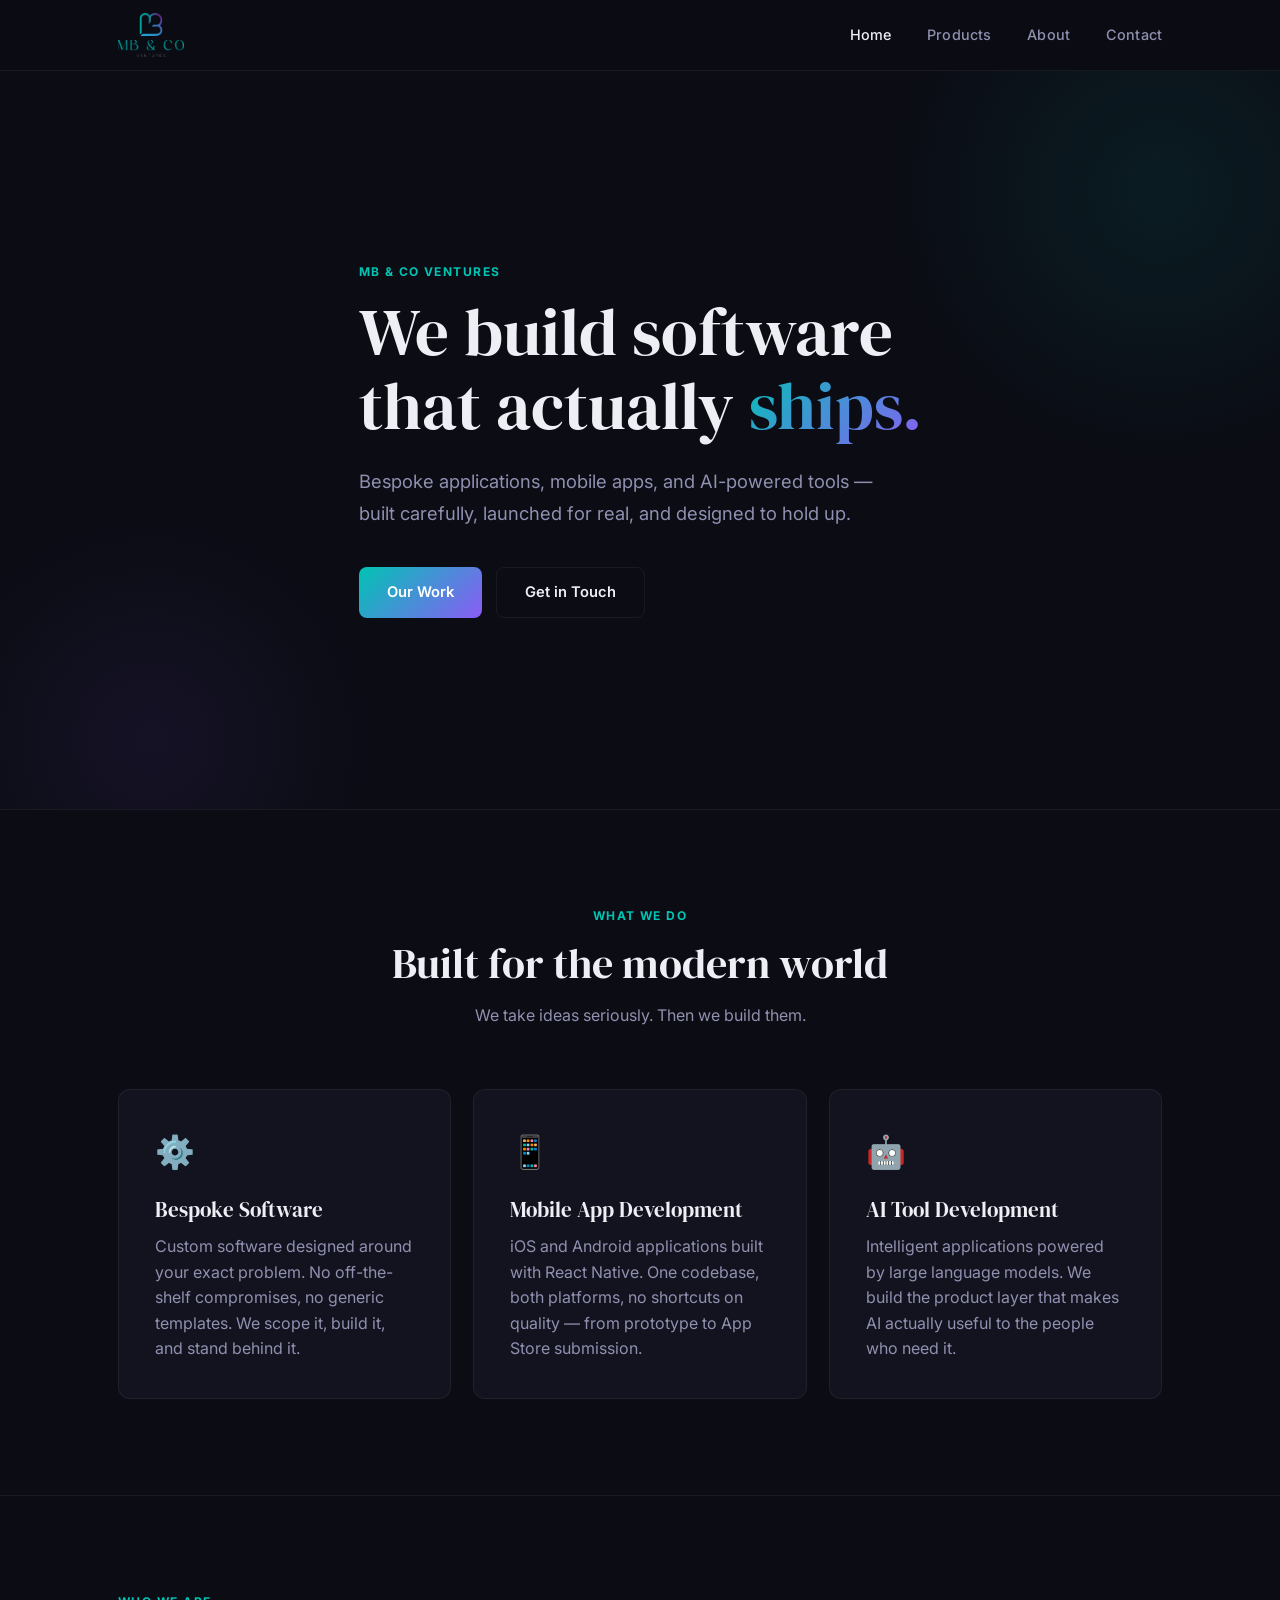
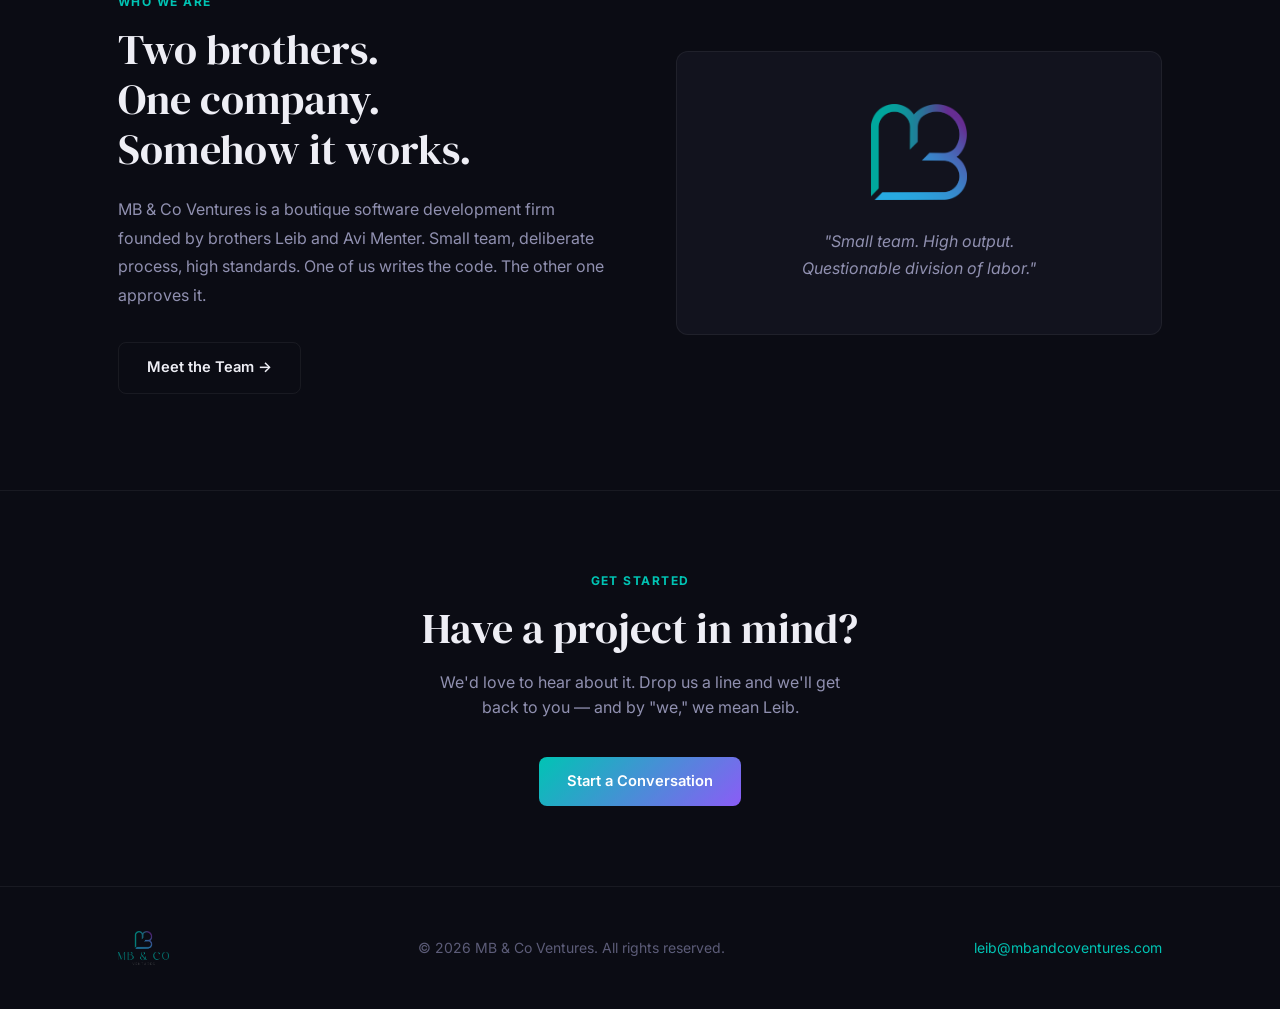
<file: index.html>
<!DOCTYPE html>
<html lang="en">
<head>
  <meta charset="UTF-8">
  <meta name="viewport" content="width=device-width, initial-scale=1.0">
  <title>MB & Co Ventures — Software & App Development</title>
  <meta name="description" content="MB & Co Ventures builds bespoke software, mobile applications, and AI-powered tools for the modern world.">
  <link rel="icon" href="assets/favicon.svg" type="image/svg+xml">
  <link rel="preconnect" href="https://fonts.googleapis.com">
  <link rel="preconnect" href="https://fonts.gstatic.com" crossorigin>
  <link href="https://fonts.googleapis.com/css2?family=DM+Serif+Display&family=Inter:wght@400;500;600;700&display=swap" rel="stylesheet">
  <link rel="stylesheet" href="styles.css">
</head>
<body>

<nav>
  <div class="nav-inner">
    <a href="index.html" class="nav-logo">
      <img src="assets/logo-full.png" alt="MB & Co Ventures">
    </a>
    <ul class="nav-links">
      <li><a href="index.html" class="active">Home</a></li>
      <li><a href="products.html">Products</a></li>
      <li><a href="about.html">About</a></li>
      <li><a href="contact.html">Contact</a></li>
    </ul>
  </div>
</nav>

<!-- Hero -->
<section class="hero">
  <div class="container">
    <div class="hero-content">
      <span class="label">MB & Co Ventures</span>
      <h1>We build software<br>that actually <span class="gradient-text">ships.</span></h1>
      <p>Bespoke applications, mobile apps, and AI-powered tools — built carefully, launched for real, and designed to hold up.</p>
      <div class="hero-ctas">
        <a href="products.html" class="btn btn-primary">Our Work</a>
        <a href="contact.html" class="btn btn-secondary">Get in Touch</a>
      </div>
    </div>
  </div>
</section>

<div class="divider"></div>

<!-- Services -->
<section>
  <div class="container">
    <div class="section-header">
      <span class="label">What We Do</span>
      <h2>Built for the modern world</h2>
      <p>We take ideas seriously. Then we build them.</p>
    </div>
    <div class="grid-3">
      <div class="card">
        <div class="card-icon">⚙️</div>
        <h3>Bespoke Software</h3>
        <p>Custom software designed around your exact problem. No off-the-shelf compromises, no generic templates. We scope it, build it, and stand behind it.</p>
      </div>
      <div class="card">
        <div class="card-icon">📱</div>
        <h3>Mobile App Development</h3>
        <p>iOS and Android applications built with React Native. One codebase, both platforms, no shortcuts on quality — from prototype to App Store submission.</p>
      </div>
      <div class="card">
        <div class="card-icon">🤖</div>
        <h3>AI Tool Development</h3>
        <p>Intelligent applications powered by large language models. We build the product layer that makes AI actually useful to the people who need it.</p>
      </div>
    </div>
  </div>
</section>

<div class="divider"></div>

<!-- About teaser -->
<section>
  <div class="container">
    <div style="display: grid; grid-template-columns: 1fr 1fr; gap: 72px; align-items: center;">
      <div>
        <span class="label">Who We Are</span>
        <h2>Two brothers.<br>One company.<br>Somehow it works.</h2>
        <p style="margin: 20px 0 32px; line-height: 1.8;">MB & Co Ventures is a boutique software development firm founded by brothers Leib and Avi Menter. Small team, deliberate process, high standards. One of us writes the code. The other one approves it.</p>
        <a href="about.html" class="btn btn-secondary">Meet the Team &rarr;</a>
      </div>
      <div class="card" style="text-align: center; padding: 52px 40px;">
        <img src="assets/logo-icon.png" alt="MB & Co" style="height: 96px; margin: 0 auto 28px; display: block;">
        <p style="font-size: 1rem; font-style: italic; color: var(--text-2); line-height: 1.7;">"Small team. High output.<br>Questionable division of labor."</p>
      </div>
    </div>
  </div>
</section>

<div class="divider"></div>

<!-- CTA -->
<section class="cta-section">
  <div class="container">
    <span class="label">Get Started</span>
    <h2>Have a project in mind?</h2>
    <p>We'd love to hear about it. Drop us a line and we'll get back to you — and by "we," we mean Leib.</p>
    <a href="contact.html" class="btn btn-primary">Start a Conversation</a>
  </div>
</section>

<footer>
  <div class="footer-inner">
    <img src="assets/logo-full.png" alt="MB & Co Ventures">
    <span class="footer-copy">&copy; 2026 MB & Co Ventures. All rights reserved.</span>
    <a href="mailto:leib@mbandcoventures.com" class="footer-email">leib@mbandcoventures.com</a>
  </div>
</footer>

</body>
</html>
</file>
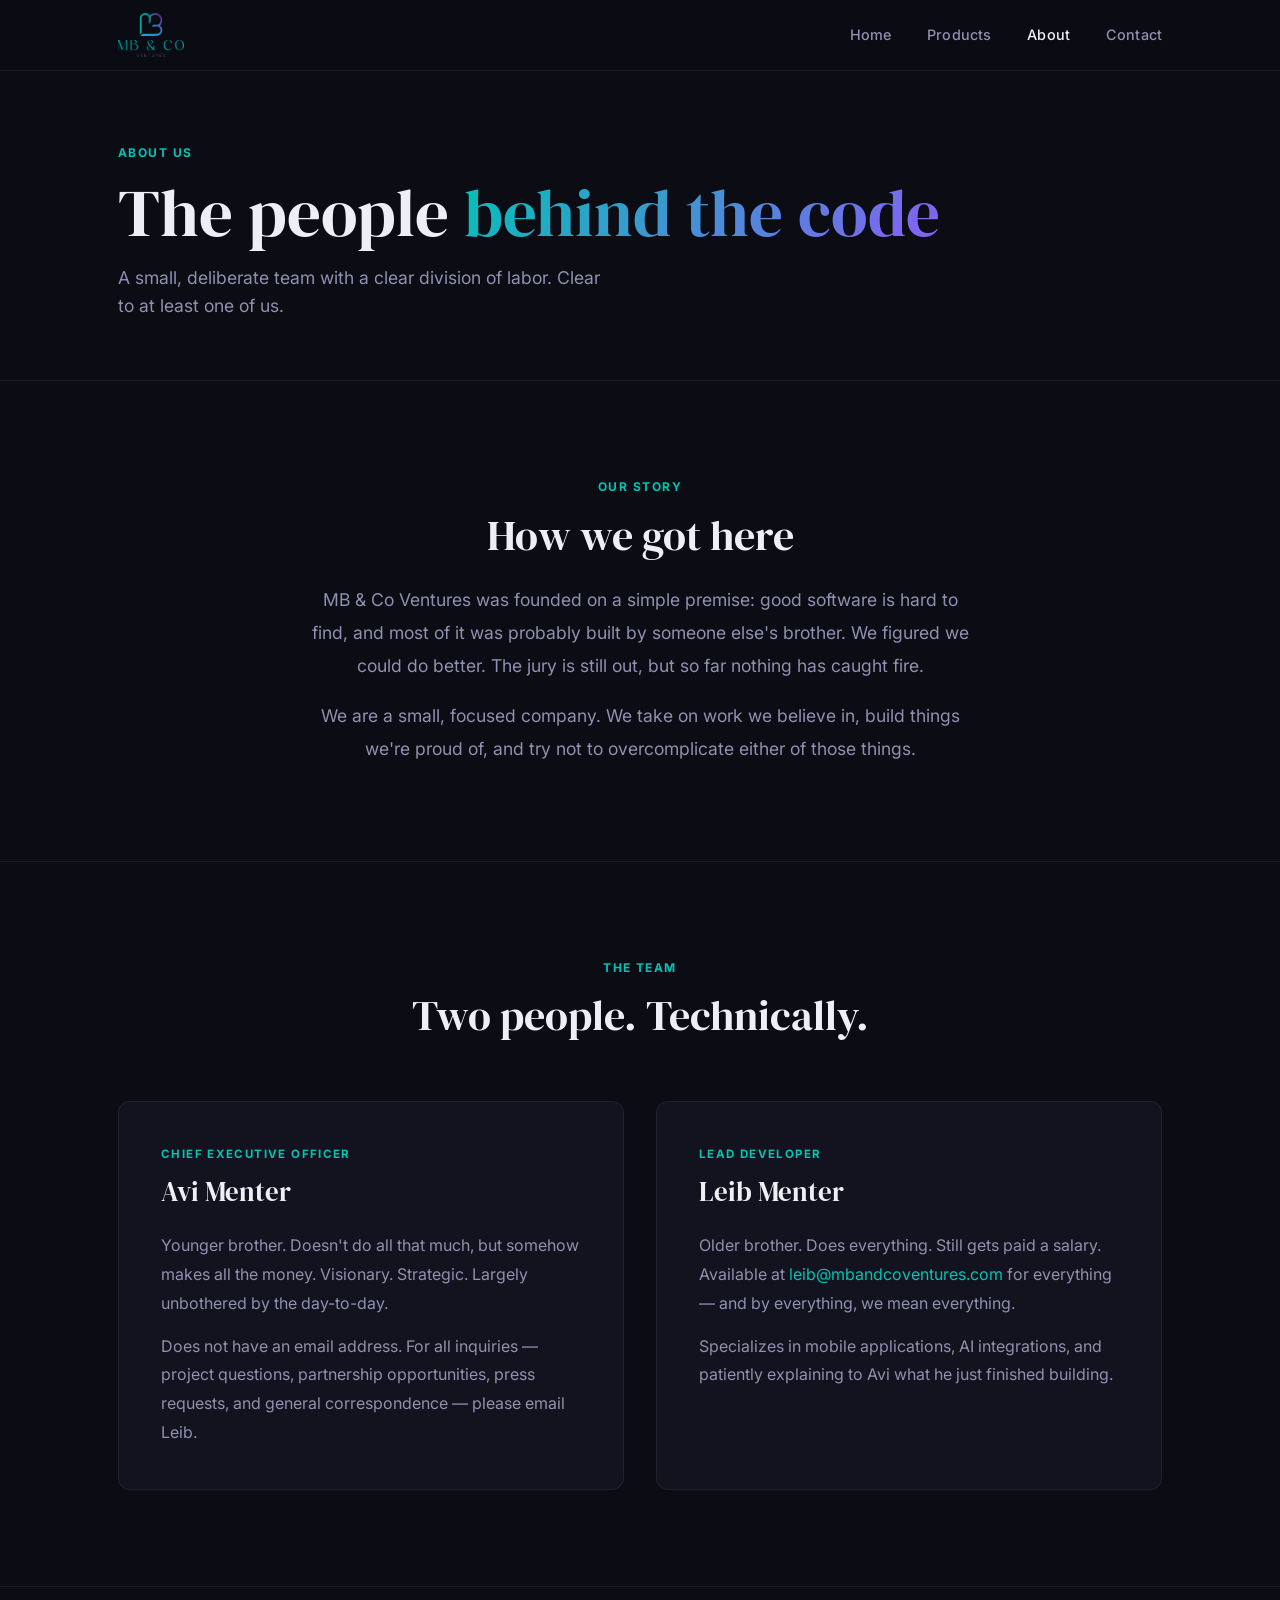
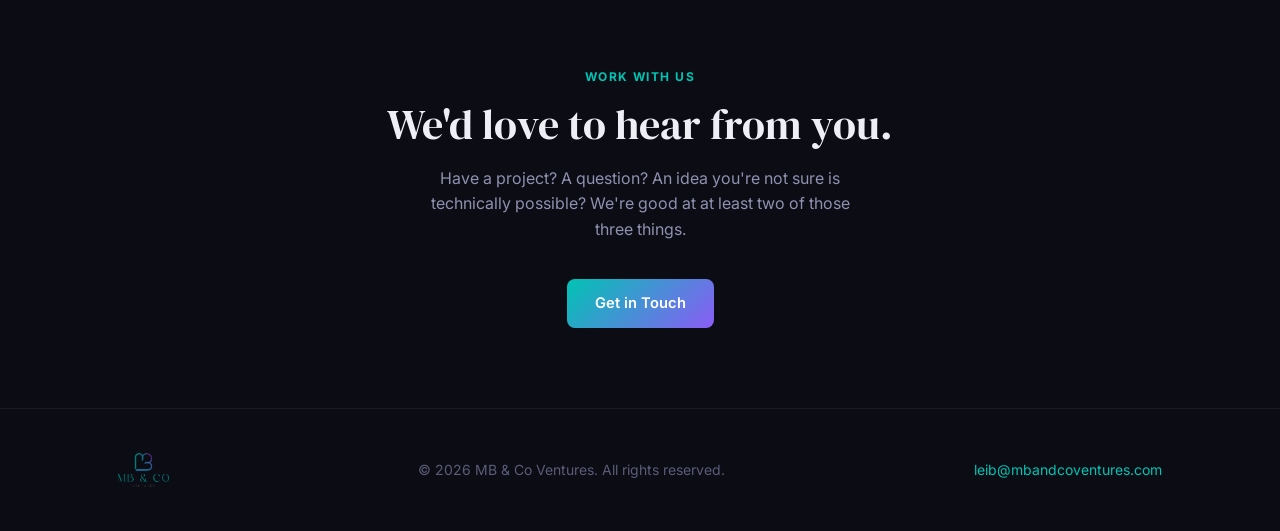
<file: about.html>
<!DOCTYPE html>
<html lang="en">
<head>
  <meta charset="UTF-8">
  <meta name="viewport" content="width=device-width, initial-scale=1.0">
  <title>About — MB & Co Ventures</title>
  <meta name="description" content="The team behind MB & Co Ventures.">
  <link rel="icon" href="assets/favicon.svg" type="image/svg+xml">
  <link rel="preconnect" href="https://fonts.googleapis.com">
  <link rel="preconnect" href="https://fonts.gstatic.com" crossorigin>
  <link href="https://fonts.googleapis.com/css2?family=DM+Serif+Display&family=Inter:wght@400;500;600;700&display=swap" rel="stylesheet">
  <link rel="stylesheet" href="styles.css">
</head>
<body>

<nav>
  <div class="nav-inner">
    <a href="index.html" class="nav-logo">
      <img src="assets/logo-full.png" alt="MB & Co Ventures">
    </a>
    <ul class="nav-links">
      <li><a href="index.html">Home</a></li>
      <li><a href="products.html">Products</a></li>
      <li><a href="about.html" class="active">About</a></li>
      <li><a href="contact.html">Contact</a></li>
    </ul>
  </div>
</nav>

<section class="page-hero">
  <div class="container">
    <span class="label">About Us</span>
    <h1>The people <span class="gradient-text">behind the code</span></h1>
    <p>A small, deliberate team with a clear division of labor. Clear to at least one of us.</p>
  </div>
</section>

<!-- Origin -->
<section>
  <div class="container">
    <div class="origin-block">
      <span class="label" style="text-align: center;">Our Story</span>
      <h2 style="margin-bottom: 24px;">How we got here</h2>
      <p>MB & Co Ventures was founded on a simple premise: good software is hard to find, and most of it was probably built by someone else's brother. We figured we could do better. The jury is still out, but so far nothing has caught fire.</p>
      <p style="margin-top: 18px;">We are a small, focused company. We take on work we believe in, build things we're proud of, and try not to overcomplicate either of those things.</p>
    </div>
  </div>
</section>

<div class="divider"></div>

<!-- Team -->
<section>
  <div class="container">
    <div class="section-header">
      <span class="label">The Team</span>
      <h2>Two people. Technically.</h2>
    </div>
    <div class="grid-2">

      <div class="team-card">
        <p class="role">Chief Executive Officer</p>
        <h3>Avi Menter</h3>
        <p>Younger brother. Doesn't do all that much, but somehow makes all the money. Visionary. Strategic. Largely unbothered by the day-to-day.</p>
        <p>Does not have an email address. For all inquiries — project questions, partnership opportunities, press requests, and general correspondence — please email Leib.</p>
      </div>

      <div class="team-card">
        <p class="role">Lead Developer</p>
        <h3>Leib Menter</h3>
        <p>Older brother. Does everything. Still gets paid a salary. Available at <a href="mailto:leib@mbandcoventures.com">leib@mbandcoventures.com</a> for everything — and by everything, we mean everything.</p>
        <p>Specializes in mobile applications, AI integrations, and patiently explaining to Avi what he just finished building.</p>
      </div>

    </div>
  </div>
</section>

<div class="divider"></div>

<!-- CTA -->
<section class="cta-section">
  <div class="container">
    <span class="label">Work With Us</span>
    <h2>We'd love to hear from you.</h2>
    <p>Have a project? A question? An idea you're not sure is technically possible? We're good at at least two of those three things.</p>
    <a href="contact.html" class="btn btn-primary">Get in Touch</a>
  </div>
</section>

<footer>
  <div class="footer-inner">
    <img src="assets/logo-full.png" alt="MB & Co Ventures">
    <span class="footer-copy">&copy; 2026 MB & Co Ventures. All rights reserved.</span>
    <a href="mailto:leib@mbandcoventures.com" class="footer-email">leib@mbandcoventures.com</a>
  </div>
</footer>

</body>
</html>
</file>
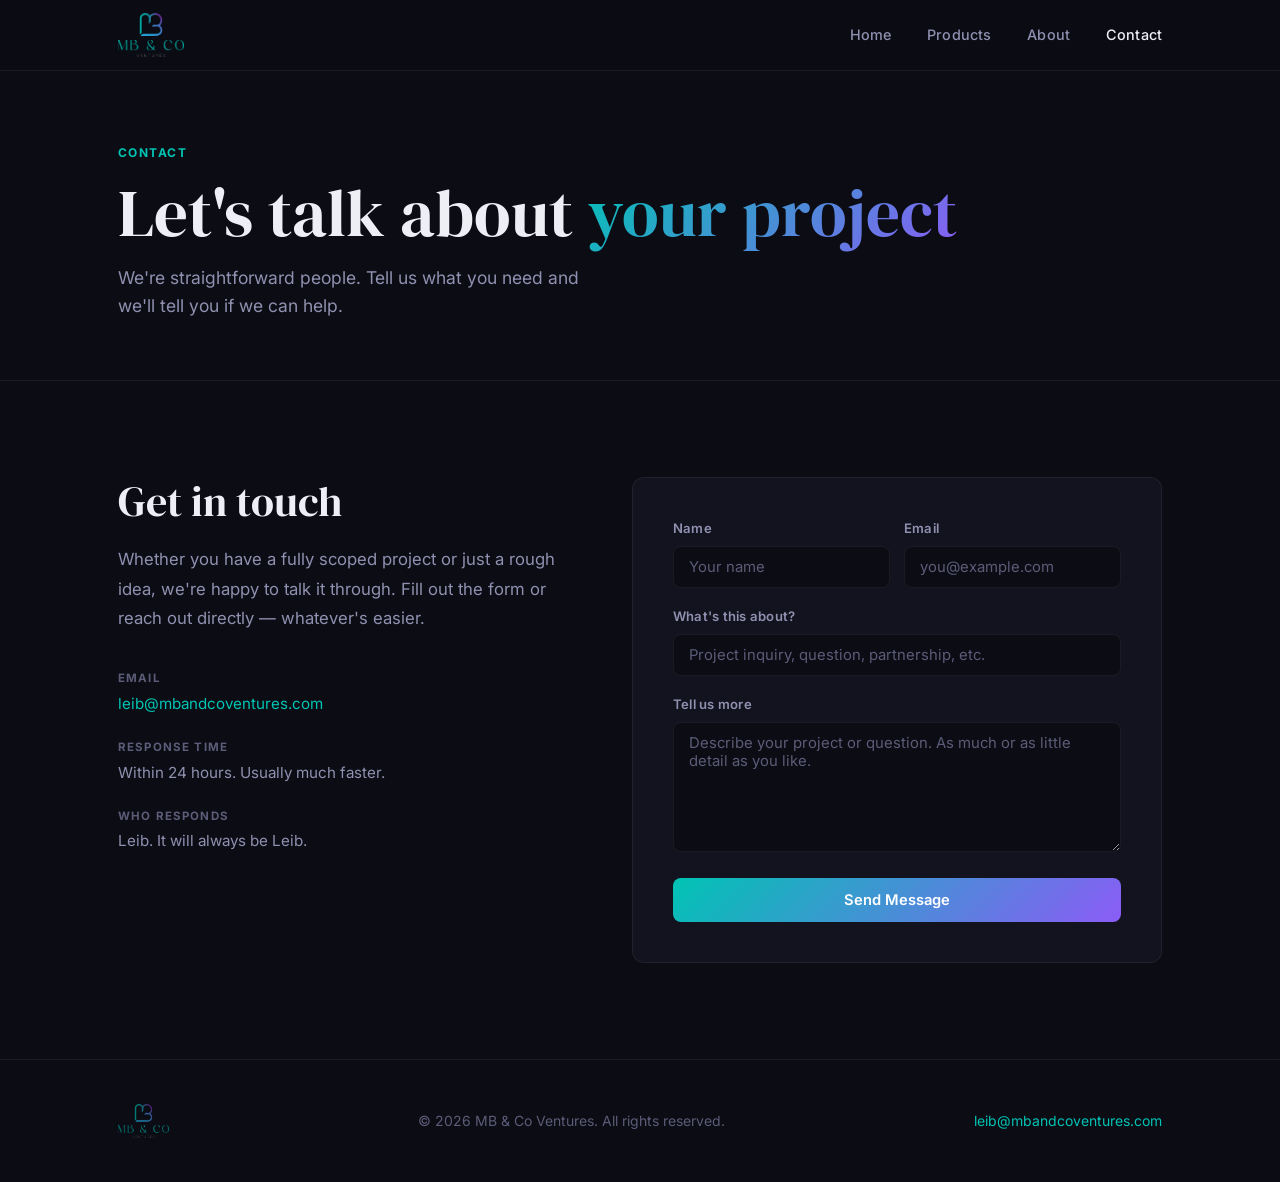
<file: contact.html>
<!DOCTYPE html>
<html lang="en">
<head>
  <meta charset="UTF-8">
  <meta name="viewport" content="width=device-width, initial-scale=1.0">
  <title>Contact — MB & Co Ventures</title>
  <meta name="description" content="Get in touch with MB & Co Ventures.">
  <link rel="icon" href="assets/favicon.svg" type="image/svg+xml">
  <link rel="preconnect" href="https://fonts.googleapis.com">
  <link rel="preconnect" href="https://fonts.gstatic.com" crossorigin>
  <link href="https://fonts.googleapis.com/css2?family=DM+Serif+Display&family=Inter:wght@400;500;600;700&display=swap" rel="stylesheet">
  <link rel="stylesheet" href="styles.css">
</head>
<body>

<nav>
  <div class="nav-inner">
    <a href="index.html" class="nav-logo">
      <img src="assets/logo-full.png" alt="MB & Co Ventures">
    </a>
    <ul class="nav-links">
      <li><a href="index.html">Home</a></li>
      <li><a href="products.html">Products</a></li>
      <li><a href="about.html">About</a></li>
      <li><a href="contact.html" class="active">Contact</a></li>
    </ul>
  </div>
</nav>

<section class="page-hero">
  <div class="container">
    <span class="label">Contact</span>
    <h1>Let's talk about <span class="gradient-text">your project</span></h1>
    <p>We're straightforward people. Tell us what you need and we'll tell you if we can help.</p>
  </div>
</section>

<section>
  <div class="container">
    <div class="contact-grid">

      <div class="contact-info">
        <h2>Get in touch</h2>
        <p>Whether you have a fully scoped project or just a rough idea, we're happy to talk it through. Fill out the form or reach out directly — whatever's easier.</p>
        <div class="contact-meta">
          <div class="contact-row">
            <p class="meta-label">Email</p>
            <p class="meta-value"><a href="mailto:leib@mbandcoventures.com">leib@mbandcoventures.com</a></p>
          </div>
          <div class="contact-row">
            <p class="meta-label">Response time</p>
            <p class="meta-value">Within 24 hours. Usually much faster.</p>
          </div>
          <div class="contact-row">
            <p class="meta-label">Who responds</p>
            <p class="meta-value">Leib. It will always be Leib.</p>
          </div>
        </div>
      </div>

      <div class="form-wrap">
        <!--
          SETUP REQUIRED:
          1. Sign up for a free account at formspree.io
          2. Create a new form and set the destination to leib@mbandcoventures.com
          3. Replace YOUR_FORM_ID below with your actual Formspree endpoint ID
             e.g. https://formspree.io/f/xabcdefg
        -->
        <form action="https://formspree.io/f/YOUR_FORM_ID" method="POST">
          <div class="form-row">
            <div class="form-group">
              <label for="name">Name</label>
              <input type="text" id="name" name="name" placeholder="Your name" required>
            </div>
            <div class="form-group">
              <label for="email">Email</label>
              <input type="email" id="email" name="email" placeholder="you@example.com" required>
            </div>
          </div>
          <div class="form-group">
            <label for="subject">What's this about?</label>
            <input type="text" id="subject" name="subject" placeholder="Project inquiry, question, partnership, etc." required>
          </div>
          <div class="form-group">
            <label for="message">Tell us more</label>
            <textarea id="message" name="message" placeholder="Describe your project or question. As much or as little detail as you like." required></textarea>
          </div>
          <button type="submit" class="btn btn-primary" style="width: 100%;">Send Message</button>
        </form>
      </div>

    </div>
  </div>
</section>

<footer>
  <div class="footer-inner">
    <img src="assets/logo-full.png" alt="MB & Co Ventures">
    <span class="footer-copy">&copy; 2026 MB & Co Ventures. All rights reserved.</span>
    <a href="mailto:leib@mbandcoventures.com" class="footer-email">leib@mbandcoventures.com</a>
  </div>
</footer>

</body>
</html>
</file>
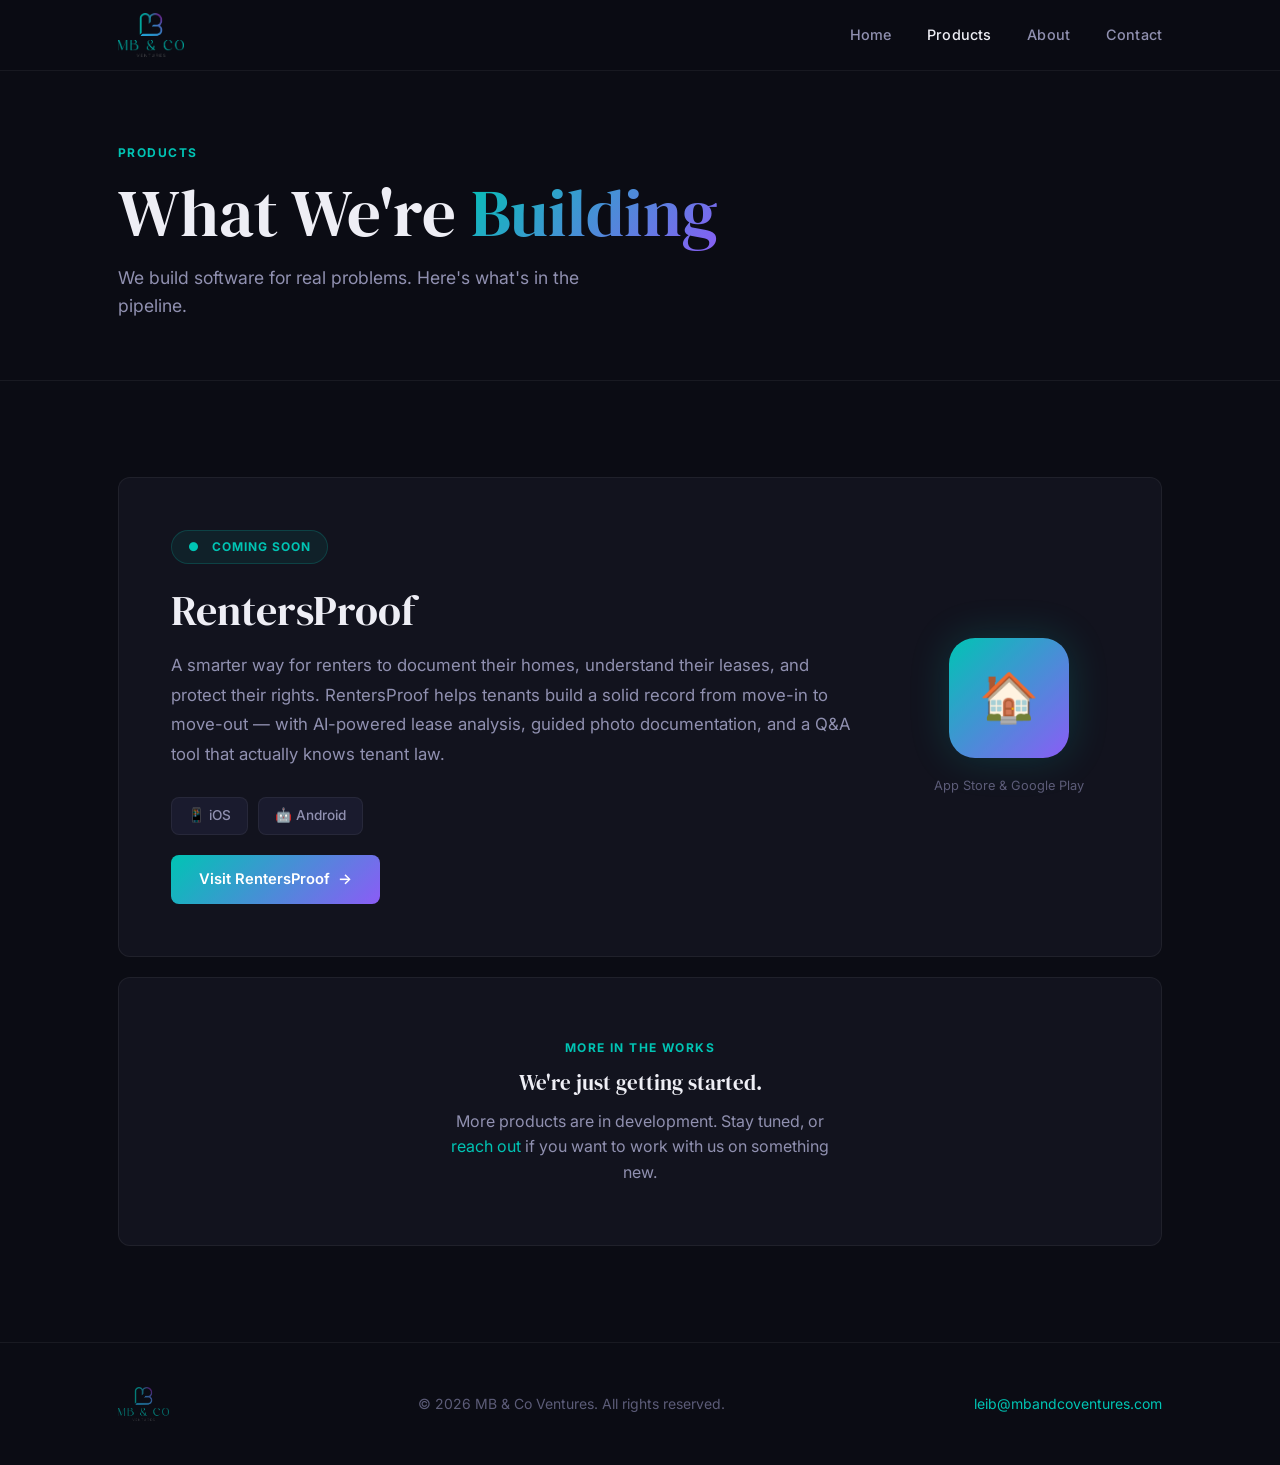
<file: products.html>
<!DOCTYPE html>
<html lang="en">
<head>
  <meta charset="UTF-8">
  <meta name="viewport" content="width=device-width, initial-scale=1.0">
  <title>Products — MB & Co Ventures</title>
  <meta name="description" content="What MB & Co Ventures is building.">
  <link rel="icon" href="assets/favicon.svg" type="image/svg+xml">
  <link rel="preconnect" href="https://fonts.googleapis.com">
  <link rel="preconnect" href="https://fonts.gstatic.com" crossorigin>
  <link href="https://fonts.googleapis.com/css2?family=DM+Serif+Display&family=Inter:wght@400;500;600;700&display=swap" rel="stylesheet">
  <link rel="stylesheet" href="styles.css">
</head>
<body>

<nav>
  <div class="nav-inner">
    <a href="index.html" class="nav-logo">
      <img src="assets/logo-full.png" alt="MB & Co Ventures">
    </a>
    <ul class="nav-links">
      <li><a href="index.html">Home</a></li>
      <li><a href="products.html" class="active">Products</a></li>
      <li><a href="about.html">About</a></li>
      <li><a href="contact.html">Contact</a></li>
    </ul>
  </div>
</nav>

<section class="page-hero">
  <div class="container">
    <span class="label">Products</span>
    <h1>What We're <span class="gradient-text">Building</span></h1>
    <p>We build software for real problems. Here's what's in the pipeline.</p>
  </div>
</section>

<section>
  <div class="container">

    <div class="product-card">
      <div>
        <div class="product-badge">
          <span>●</span>&nbsp;Coming Soon
        </div>
        <h2>RentersProof</h2>
        <p>A smarter way for renters to document their homes, understand their leases, and protect their rights. RentersProof helps tenants build a solid record from move-in to move-out — with AI-powered lease analysis, guided photo documentation, and a Q&amp;A tool that actually knows tenant law.</p>
        <div class="platform-chips">
          <span class="platform-chip">📱 iOS</span>
          <span class="platform-chip">🤖 Android</span>
        </div>
        <a href="https://rentersproofapp.com" class="btn btn-primary" target="_blank" rel="noopener" style="margin-top: 20px;">Visit RentersProof &nbsp;→</a>
      </div>
      <div style="text-align: center;">
        <div class="product-icon">🏠</div>
        <span style="font-size: 0.8rem; color: var(--text-3);">App Store &amp; Google Play</span>
      </div>
    </div>

    <div class="more-coming">
      <span class="label" style="display: block; margin-bottom: 10px;">More in the works</span>
      <h3>We're just getting started.</h3>
      <p style="max-width: 380px; margin: 12px auto 0;">More products are in development. Stay tuned, or <a href="contact.html">reach out</a> if you want to work with us on something new.</p>
    </div>

  </div>
</section>

<footer>
  <div class="footer-inner">
    <img src="assets/logo-full.png" alt="MB & Co Ventures">
    <span class="footer-copy">&copy; 2026 MB & Co Ventures. All rights reserved.</span>
    <a href="mailto:leib@mbandcoventures.com" class="footer-email">leib@mbandcoventures.com</a>
  </div>
</footer>

</body>
</html>
</file>
<file: styles.css>
/* =============================================
   MB & Co Ventures — Shared Stylesheet
   ============================================= */

/* Reset */
*, *::before, *::after { box-sizing: border-box; margin: 0; padding: 0; }
html { scroll-behavior: smooth; }

/* Variables */
:root {
  --bg:         #0B0C14;
  --surface:    #12131E;
  --surface-2:  #1A1B2E;
  --border:     rgba(255, 255, 255, 0.06);
  --teal:       #00C4B4;
  --purple:     #8B5CF6;
  --gradient:   linear-gradient(135deg, #00C4B4 0%, #8B5CF6 100%);
  --text-1:     #EEEEF5;
  --text-2:     #9090B0;
  --text-3:     #5C5C78;
  --radius:     12px;
  --max-w:      1100px;
}

/* Base */
body {
  font-family: 'Inter', sans-serif;
  background: var(--bg);
  color: var(--text-1);
  line-height: 1.6;
  -webkit-font-smoothing: antialiased;
}

h1, h2, h3 { font-family: 'DM Serif Display', serif; font-weight: 400; }
h1 { font-size: clamp(2.4rem, 6vw, 4.2rem); line-height: 1.1; }
h2 { font-size: clamp(1.8rem, 4vw, 2.6rem); line-height: 1.2; }
h3 { font-size: 1.3rem; line-height: 1.4; }

p { color: var(--text-2); }
a { color: var(--teal); text-decoration: none; transition: opacity 0.2s; }
a:hover { opacity: 0.75; }

/* Layout */
.container { max-width: var(--max-w); margin: 0 auto; padding: 0 28px; }
section { padding: 96px 0; }
.divider { height: 1px; background: var(--border); }

/* Gradient text */
.gradient-text {
  background: var(--gradient);
  -webkit-background-clip: text;
  -webkit-text-fill-color: transparent;
  background-clip: text;
}

/* Labels */
.label {
  display: block;
  font-size: 0.75rem;
  font-weight: 700;
  letter-spacing: 0.12em;
  text-transform: uppercase;
  color: var(--teal);
  margin-bottom: 14px;
}

/* Section headers */
.section-header { text-align: center; margin-bottom: 60px; }
.section-header h2 { margin-bottom: 14px; }
.section-header p { max-width: 480px; margin: 0 auto; }

/* =============================================
   Navigation
   ============================================= */
nav {
  position: sticky;
  top: 0;
  z-index: 100;
  background: rgba(11, 12, 20, 0.88);
  backdrop-filter: blur(14px);
  -webkit-backdrop-filter: blur(14px);
  border-bottom: 1px solid var(--border);
}
.nav-inner {
  max-width: var(--max-w);
  margin: 0 auto;
  padding: 0 28px;
  height: 70px;
  display: flex;
  align-items: center;
  justify-content: space-between;
}
.nav-logo img { height: 44px; display: block; }
.nav-links {
  list-style: none;
  display: flex;
  gap: 36px;
}
.nav-links a {
  color: var(--text-2);
  font-size: 0.9rem;
  font-weight: 500;
  letter-spacing: 0.01em;
  transition: color 0.2s;
}
.nav-links a:hover,
.nav-links a.active { color: var(--text-1); opacity: 1; }

/* =============================================
   Buttons
   ============================================= */
.btn {
  display: inline-flex;
  align-items: center;
  justify-content: center;
  gap: 8px;
  padding: 13px 28px;
  border-radius: 8px;
  font-size: 0.92rem;
  font-weight: 600;
  font-family: 'Inter', sans-serif;
  cursor: pointer;
  transition: all 0.2s;
  text-decoration: none;
  border: none;
}
.btn-primary {
  background: var(--gradient);
  color: white;
}
.btn-primary:hover { opacity: 0.85; transform: translateY(-1px); }
.btn-secondary {
  background: transparent;
  color: var(--text-1);
  border: 1px solid var(--border);
}
.btn-secondary:hover { border-color: rgba(0,196,180,0.4); color: var(--teal); opacity: 1; }

/* =============================================
   Cards
   ============================================= */
.card {
  background: var(--surface);
  border: 1px solid var(--border);
  border-radius: var(--radius);
  padding: 36px;
  transition: border-color 0.25s, transform 0.25s;
}
.card:hover {
  border-color: rgba(0, 196, 180, 0.18);
  transform: translateY(-2px);
}
.card-icon { font-size: 2rem; margin-bottom: 18px; }
.card h3 { margin-bottom: 10px; }

/* =============================================
   Grid
   ============================================= */
.grid-3 {
  display: grid;
  grid-template-columns: repeat(3, 1fr);
  gap: 22px;
}
.grid-2 {
  display: grid;
  grid-template-columns: repeat(2, 1fr);
  gap: 32px;
}

/* =============================================
   Hero (home)
   ============================================= */
.hero {
  min-height: 82vh;
  display: flex;
  align-items: center;
  padding: 80px 0;
  position: relative;
  overflow: hidden;
}
.hero::before {
  content: '';
  position: absolute;
  top: -180px; right: -180px;
  width: 600px; height: 600px;
  background: radial-gradient(circle, rgba(0,196,180,0.09) 0%, transparent 65%);
  pointer-events: none;
}
.hero::after {
  content: '';
  position: absolute;
  bottom: -180px; left: -100px;
  width: 500px; height: 500px;
  background: radial-gradient(circle, rgba(139,92,246,0.08) 0%, transparent 65%);
  pointer-events: none;
}
.hero-content { position: relative; z-index: 1; }
.hero h1 { margin-bottom: 22px; }
.hero > .container > .hero-content > p {
  font-size: 1.15rem;
  max-width: 540px;
  margin-bottom: 38px;
  line-height: 1.75;
}
.hero-ctas { display: flex; gap: 14px; flex-wrap: wrap; }

/* =============================================
   Page hero (inner pages)
   ============================================= */
.page-hero {
  padding: 72px 0 60px;
  border-bottom: 1px solid var(--border);
}
.page-hero h1 { margin-bottom: 14px; }
.page-hero p { font-size: 1.1rem; max-width: 500px; }

/* =============================================
   Products page
   ============================================= */
.product-card {
  background: var(--surface);
  border: 1px solid var(--border);
  border-radius: var(--radius);
  padding: 52px;
  display: grid;
  grid-template-columns: 1fr 200px;
  gap: 48px;
  align-items: center;
}
.product-badge {
  display: inline-flex;
  align-items: center;
  gap: 8px;
  background: rgba(0,196,180,0.08);
  border: 1px solid rgba(0,196,180,0.2);
  color: var(--teal);
  border-radius: 100px;
  padding: 6px 16px;
  font-size: 0.75rem;
  font-weight: 700;
  letter-spacing: 0.08em;
  text-transform: uppercase;
  margin-bottom: 22px;
}
.product-card h2 { margin-bottom: 16px; }
.product-card > div > p { font-size: 1.05rem; line-height: 1.75; }
.platform-chips { display: flex; gap: 10px; margin-top: 28px; flex-wrap: wrap; }
.platform-chip {
  background: var(--surface-2);
  border: 1px solid var(--border);
  color: var(--text-2);
  border-radius: 8px;
  padding: 7px 16px;
  font-size: 0.85rem;
  font-weight: 500;
}
.product-icon {
  width: 120px;
  height: 120px;
  border-radius: 26px;
  background: var(--gradient);
  display: flex;
  align-items: center;
  justify-content: center;
  font-size: 3rem;
  margin: 0 auto 14px;
  box-shadow: 0 0 40px rgba(0,196,180,0.2);
}
.more-coming {
  text-align: center;
  padding: 60px 40px;
  background: var(--surface);
  border: 1px solid var(--border);
  border-radius: var(--radius);
  margin-top: 20px;
}
.more-coming h3 { margin-bottom: 10px; }

/* =============================================
   About page
   ============================================= */
.origin-block {
  max-width: 660px;
  margin: 0 auto;
  text-align: center;
}
.origin-block p { font-size: 1.1rem; line-height: 1.85; }
.team-card {
  background: var(--surface);
  border: 1px solid var(--border);
  border-radius: var(--radius);
  padding: 42px;
}
.team-card .role {
  font-size: 0.72rem;
  font-weight: 700;
  letter-spacing: 0.12em;
  text-transform: uppercase;
  color: var(--teal);
  margin-bottom: 8px;
}
.team-card h3 { font-size: 1.7rem; margin-bottom: 20px; }
.team-card p { line-height: 1.8; }
.team-card p + p { margin-top: 14px; }

/* =============================================
   Contact page
   ============================================= */
.contact-grid {
  display: grid;
  grid-template-columns: 1fr 1.2fr;
  gap: 72px;
  align-items: start;
}
.contact-info h2 { margin-bottom: 18px; }
.contact-info > p { font-size: 1.05rem; line-height: 1.75; margin-bottom: 36px; }
.contact-meta { display: flex; flex-direction: column; gap: 22px; }
.contact-row .meta-label {
  font-size: 0.72rem;
  font-weight: 700;
  letter-spacing: 0.1em;
  text-transform: uppercase;
  color: var(--text-3);
  margin-bottom: 4px;
}
.contact-row .meta-value { color: var(--text-2); font-size: 0.95rem; }
.contact-row .meta-value a { color: var(--teal); }
.form-wrap { background: var(--surface); border: 1px solid var(--border); border-radius: var(--radius); padding: 40px; }
.form-group { margin-bottom: 18px; }
.form-group label {
  display: block;
  font-size: 0.82rem;
  font-weight: 600;
  color: var(--text-2);
  margin-bottom: 7px;
  letter-spacing: 0.02em;
}
.form-group input,
.form-group textarea {
  width: 100%;
  background: var(--bg);
  border: 1px solid var(--border);
  border-radius: 8px;
  padding: 11px 15px;
  color: var(--text-1);
  font-family: 'Inter', sans-serif;
  font-size: 0.93rem;
  outline: none;
  transition: border-color 0.2s;
}
.form-group input::placeholder,
.form-group textarea::placeholder { color: var(--text-3); }
.form-group input:focus,
.form-group textarea:focus { border-color: var(--teal); }
.form-group textarea { min-height: 130px; resize: vertical; }
.form-row { display: grid; grid-template-columns: 1fr 1fr; gap: 14px; }

/* =============================================
   Footer
   ============================================= */
footer {
  border-top: 1px solid var(--border);
  padding: 44px 0;
}
.footer-inner {
  max-width: var(--max-w);
  margin: 0 auto;
  padding: 0 28px;
  display: flex;
  align-items: center;
  justify-content: space-between;
  flex-wrap: wrap;
  gap: 18px;
}
.footer-inner img { height: 34px; opacity: 0.75; }
.footer-copy { color: var(--text-3); font-size: 0.875rem; }
.footer-email { color: var(--teal); font-size: 0.875rem; }

/* =============================================
   CTA section
   ============================================= */
.cta-section { text-align: center; padding: 80px 0; }
.cta-section h2 { margin-bottom: 16px; }
.cta-section p { max-width: 440px; margin: 0 auto 36px; }

/* =============================================
   Responsive
   ============================================= */
@media (max-width: 900px) {
  .grid-3 { grid-template-columns: 1fr; }
  .product-card { grid-template-columns: 1fr; }
  .product-icon { margin: 0 0 14px; }
  .contact-grid { grid-template-columns: 1fr; gap: 52px; }
}
@media (max-width: 680px) {
  .grid-2 { grid-template-columns: 1fr; }
  .nav-links { display: none; }
  .form-row { grid-template-columns: 1fr; }
  .footer-inner { flex-direction: column; text-align: center; }
  section { padding: 68px 0; }
  .hero { min-height: 65vh; }
  .hero-ctas { flex-direction: column; }
  .hero-ctas .btn { width: 100%; }
}
</file>
